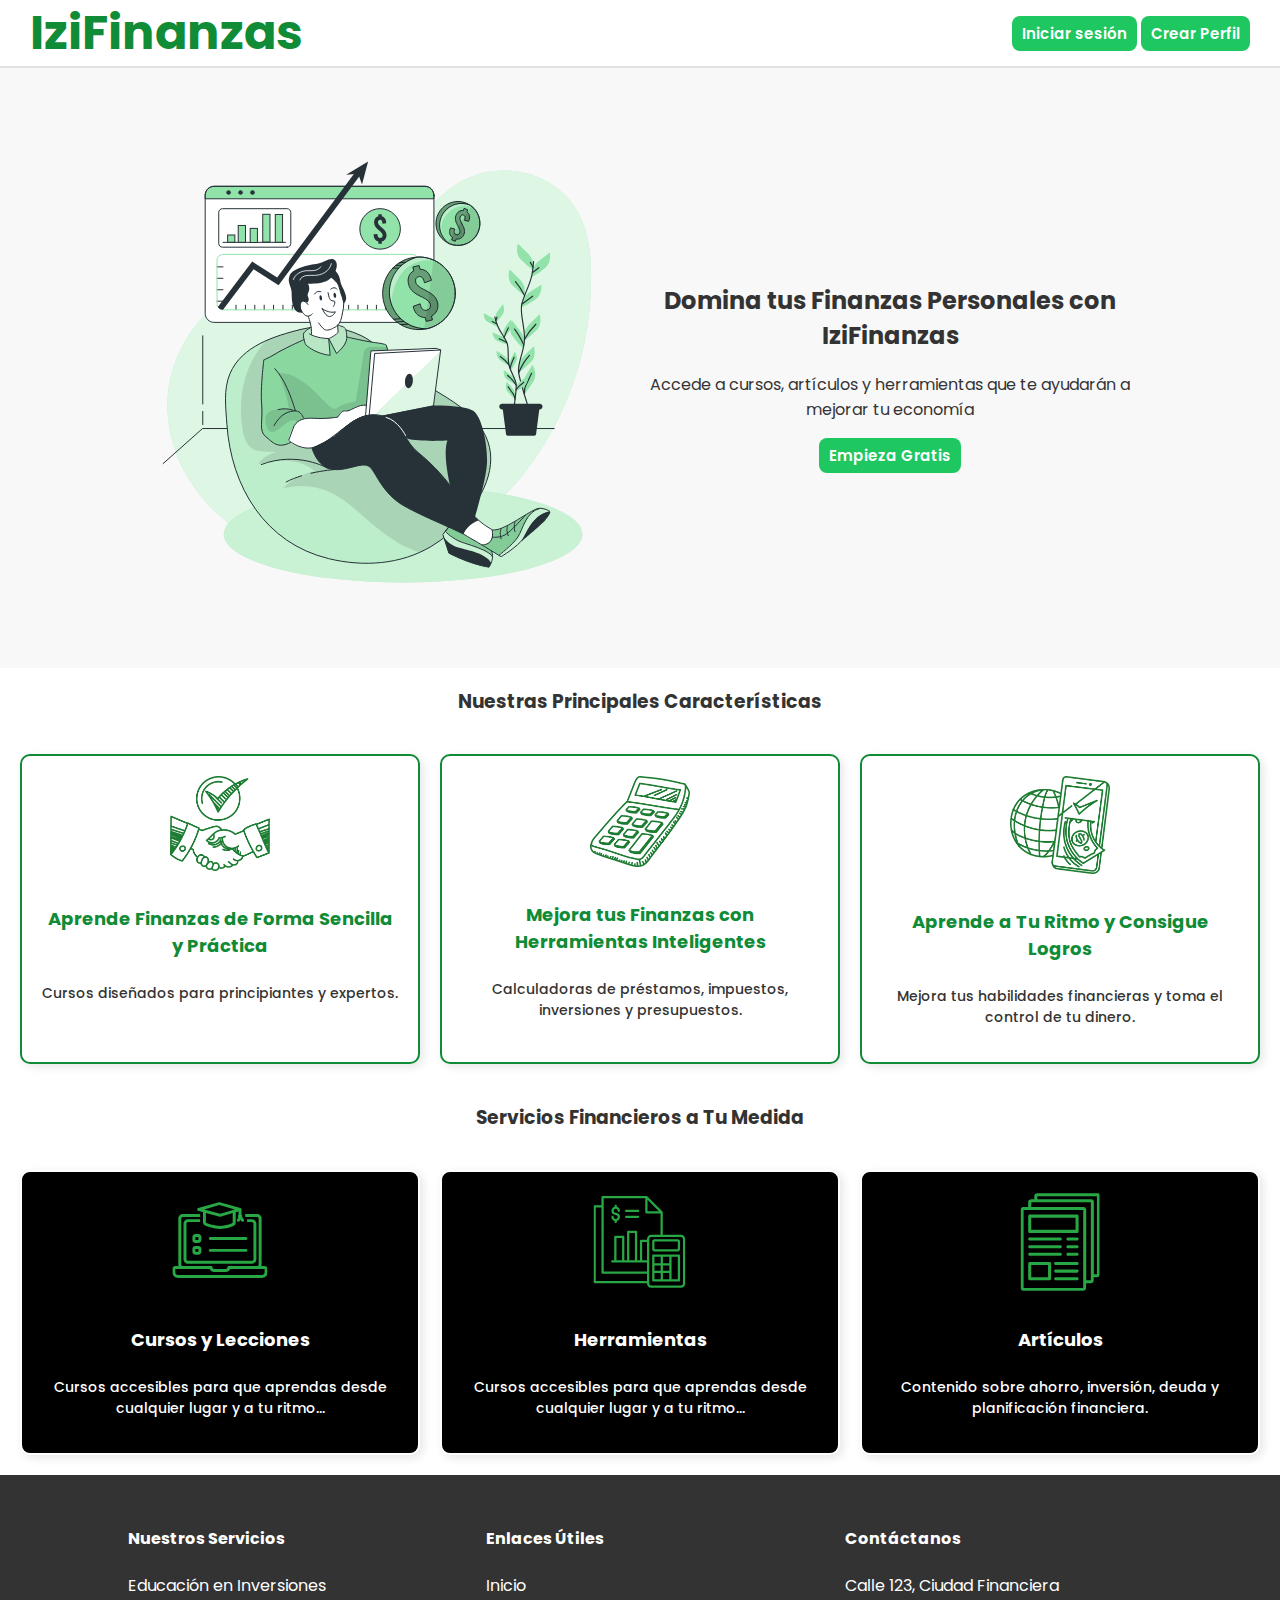
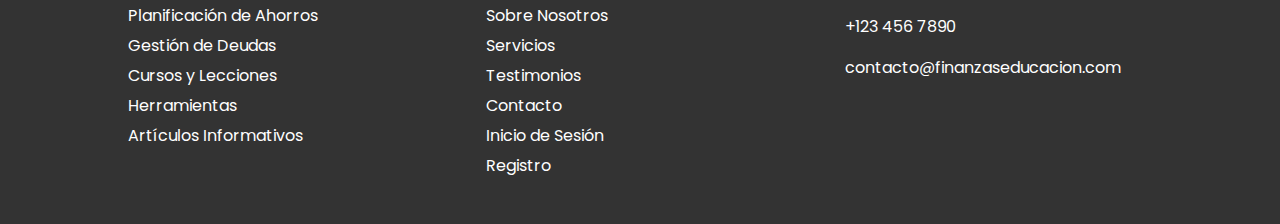
<file: index.html>
<!DOCTYPE html>
<html lang="es">
<head>
    <meta charset="UTF-8">
    <link href="https://fonts.googleapis.com/css2?family=Poppins:wght@300;400;600&display=swap" rel="stylesheet">
    <meta name="viewport" content="width=device-width, initial-scale=1.0">
    <title>IziFinanzas</title>
    <link rel="stylesheet" href="estiloss.css">
</head>
<body>
    <header>
        <div class="logo">
            <h1>      IziFinanzas</h1>
        </div>
        <nav>
            <button class="btn-iniciar" onclick="window.location.href='http://localhost/IziFinanzas/login.php';">Iniciar sesión</button>
            <button class="btn-perfil" onclick="window.location.href='http://localhost/IziFinanzas/eleccion_tipo_usuario.html';">Crear Perfil</button>        
        </nav>
    </header>
    <section class="hero">
        <div class="hero-content">
            <h2>Domina tus Finanzas Personales con <span class="highlight">IziFinanzas</span></h2>
            <p>Accede a cursos, artículos y herramientas que te ayudarán a mejorar tu economía</p>
            <a href="http://localhost/IziFinanzas/eleccion_tipo_usuario.html">
                <button class="btn-empieza">Empieza Gratis</button>
            </a>
        </div>
        <div class="hero-image">
            <img src="img/index1.svg" class="imagenprincipal">
        </div>
    </section>    
    <section class="caracteristicas">
        <h3 class="textocentrado">Nuestras Principales Características</h3>
        <div class="caracteristicas-container">
            <div class="card">
                <img src="img/manos.png" alt="Icono 1">
                <h4>Aprende Finanzas de Forma Sencilla y Práctica</h4>
                <p>Cursos diseñados para principiantes y expertos.</p>
            </div>
            <div class="card">
                <img src="img/calculadora.png">
                <h4>Mejora tus Finanzas con Herramientas Inteligentes</h4>
                <p>Calculadoras de préstamos, impuestos, inversiones y presupuestos.</p>
            </div>
            <div class="card">
                <img src="img/celular.png">
                <h4>Aprende a Tu Ritmo y Consigue Logros</h4>
                <p>Mejora tus habilidades financieras y toma el control de tu dinero.</p>
            </div>
        </div>
    </section>
    <section class="servicios">
        <h3 class="textocentrado">Servicios Financieros a Tu Medida</h3>
        <div class="servicios-container">
            <div class="servicio">
                <img src="img/cursos.svg">
                <h4>Cursos y Lecciones</h4>
                <p>Cursos accesibles para que aprendas desde cualquier lugar y a tu ritmo...</p>
            </div>
            <div class="servicio">
                <img src="img/herramientas.svg">
                <h4>Herramientas</h4>
                <p>Cursos accesibles para que aprendas desde cualquier lugar y a tu ritmo...</p>
            </div>
            <div class="servicio">
                <img src="img/articulos.svg">
                <h4>Artículos</h4>
                <p>Contenido sobre ahorro, inversión, deuda y planificación financiera.</p>
            </div>
    </section>
    <footer>
        <div class="footer-content">
            <div class="servicios-footer">
                <h4>Nuestros Servicios</h4>
                <ul>
                    <li>Educación en Inversiones</li>
                    <li>Planificación de Ahorros</li>
                    <li>Gestión de Deudas</li>
                    <li>Cursos y Lecciones</li>
                    <li>Herramientas</li>
                    <li>Artículos Informativos</li>
                </ul>
            </div>
            <div class="enlaces-footer">
                <h4>Enlaces Útiles</h4>
                <ul>
                    <li>Inicio</li>
                    <li>Sobre Nosotros</li>
                    <li>Servicios</li>
                    <li>Testimonios</li>
                    <li>Contacto</li>
                    <li>Inicio de Sesión</li>
                    <li>Registro</li>
                </ul>
            </div>
            <div class="contacto-footer">
                <h4>Contáctanos</h4>
                <p>Calle 123, Ciudad Financiera</p>
                <p>+123 456 7890</p>
                <p>contacto@finanzaseducacion.com</p>
            </div>
        </div>
    </footer>
</body>
</html>
</file>
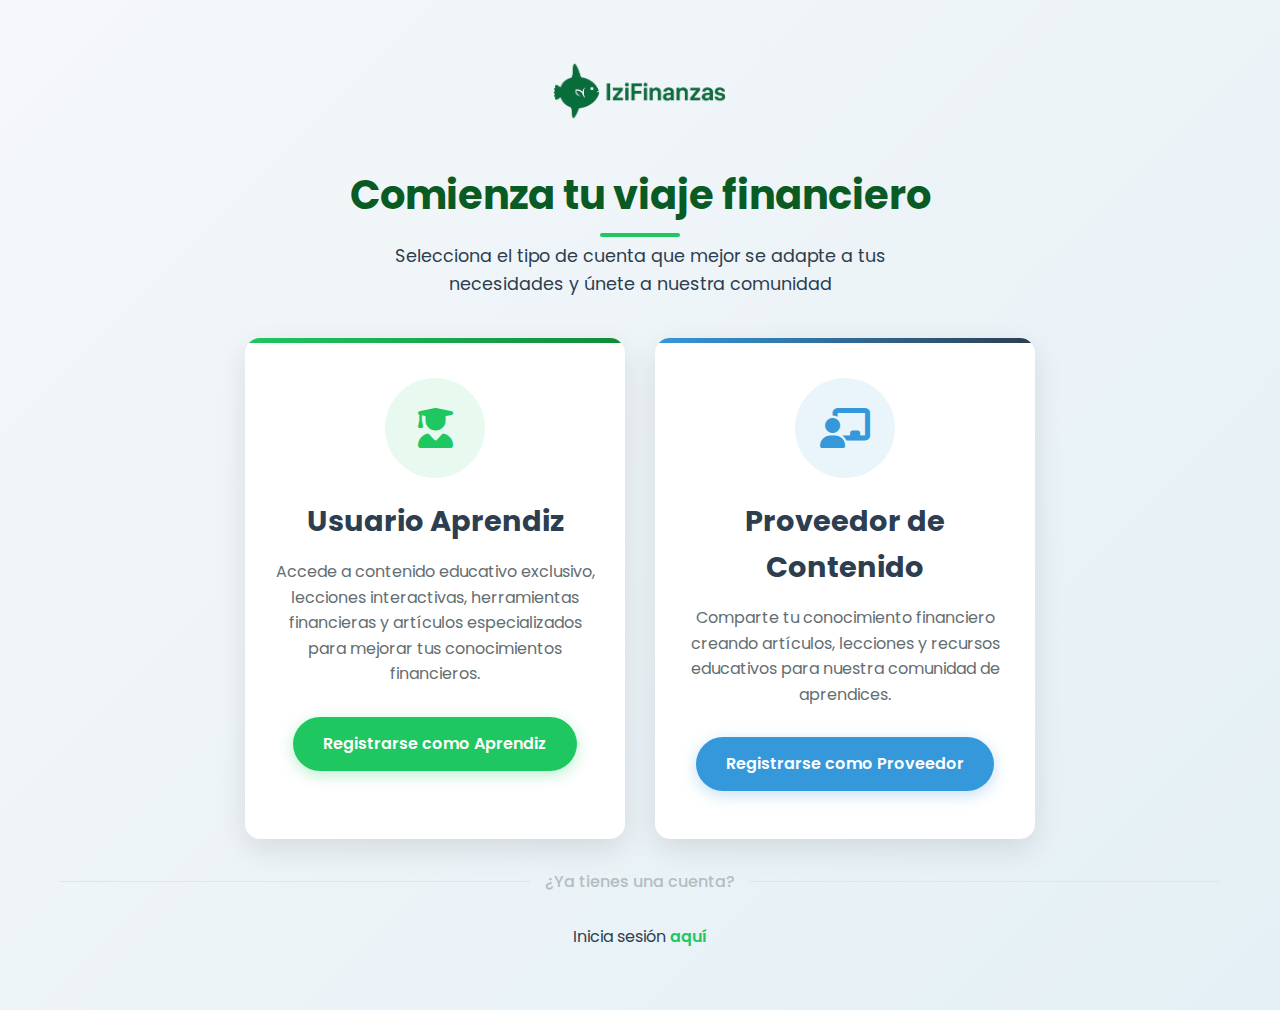
<file: eleccion_tipo_usuario.html>
<!DOCTYPE html>
<html lang="es">
<head>
    <meta charset="UTF-8">
    <meta name="viewport" content="width=device-width, initial-scale=1.0">
    <title>Selección de Registro | IziFinanzas</title>
    <link href="https://fonts.googleapis.com/css2?family=Poppins:wght@300;400;500;600;700&display=swap" rel="stylesheet">
    <link rel="stylesheet" href="https://cdnjs.cloudflare.com/ajax/libs/font-awesome/6.4.0/css/all.min.css">
    <style>
        :root {
            --primary-color: #108b36;
            --primary-light: #1ec75f;
            --primary-dark: #0a5a24;
            --secondary-color: #2c3e50;
            --light-gray: #f8f9fa;
            --white: #ffffff;
            --text-color: #2d3436;
            --shadow: 0 10px 30px rgba(0, 0, 0, 0.1);
            --transition: all 0.3s ease;
        }

        * {
            margin: 0;
            padding: 0;
            box-sizing: border-box;
        }

        body {
            font-family: 'Poppins', sans-serif;
            background: linear-gradient(135deg, #f5f7fa 0%, #e4f0f5 100%);
            color: var(--text-color);
            min-height: 100vh;
            display: flex;
            align-items: center;
            justify-content: center;
            padding: 20px;
            line-height: 1.6;
        }

        .container {
            width: 100%;
            max-width: 1200px;
            margin: 0 auto;
            padding: 40px 20px;
            text-align: center;
            animation: fadeIn 0.8s ease-out;
        }

        @keyframes fadeIn {
            from { opacity: 0; transform: translateY(20px); }
            to { opacity: 1; transform: translateY(0); }
        }

        .logo {
            margin-bottom: 20px;
        }

        .logo img {
            height: 60px;
            margin-bottom: 15px;
        }

        h1 {
            font-size: 2.5rem;
            margin-bottom: 15px;
            color: var(--primary-dark);
            font-weight: 700;
            position: relative;
            display: inline-block;
        }

        h1::after {
            content: '';
            position: absolute;
            bottom: -10px;
            left: 50%;
            transform: translateX(-50%);
            width: 80px;
            height: 4px;
            background: var(--primary-light);
            border-radius: 2px;
        }

        .subtitle {
            font-size: 1.1rem;
            color: var(--secondary-color);
            margin-bottom: 40px;
            max-width: 600px;
            margin-left: auto;
            margin-right: auto;
        }

        .options {
            display: flex;
            justify-content: center;
            gap: 30px;
            flex-wrap: wrap;
            margin-top: 30px;
        }

        .option-box {
            background: var(--white);
            border-radius: 15px;
            padding: 40px 30px;
            width: 100%;
            max-width: 380px;
            box-shadow: var(--shadow);
            text-align: center;
            transition: var(--transition);
            position: relative;
            overflow: hidden;
            z-index: 1;
        }

        .option-box:hover {
            transform: translateY(-10px);
            box-shadow: 0 15px 35px rgba(0, 0, 0, 0.15);
        }

        .option-box::before {
            content: '';
            position: absolute;
            top: 0;
            left: 0;
            width: 100%;
            height: 5px;
            background: var(--primary-light);
        }

        .option-box.user::before {
            background: linear-gradient(90deg, #1ec75f, #108b36);
        }

        .option-box.provider::before {
            background: linear-gradient(90deg, #3498db, #2c3e50);
        }

        .option-icon {
            width: 100px;
            height: 100px;
            margin: 0 auto 20px;
            display: flex;
            align-items: center;
            justify-content: center;
            background: rgba(30, 199, 95, 0.1);
            border-radius: 50%;
            color: var(--primary-light);
            font-size: 40px;
        }

        .option-box.provider .option-icon {
            background: rgba(52, 152, 219, 0.1);
            color: #3498db;
        }

        .option-box h2 {
            font-size: 1.8rem;
            margin-bottom: 15px;
            color: var(--secondary-color);
        }

        .option-box p {
            font-size: 1rem;
            color: #636e72;
            margin-bottom: 30px;
        }

        .btn {
            display: inline-block;
            background: var(--primary-light);
            color: var(--white);
            padding: 14px 30px;
            text-decoration: none;
            font-weight: 600;
            border-radius: 50px;
            transition: var(--transition);
            border: none;
            cursor: pointer;
            font-size: 1rem;
            box-shadow: 0 4px 15px rgba(30, 199, 95, 0.3);
            position: relative;
            overflow: hidden;
        }

        .btn:hover {
            background: var(--primary-dark);
            transform: translateY(-3px);
            box-shadow: 0 7px 20px rgba(30, 199, 95, 0.4);
        }

        .btn.provider {
            background: #3498db;
            box-shadow: 0 4px 15px rgba(52, 152, 219, 0.3);
        }

        .btn.provider:hover {
            background: #2980b9;
            box-shadow: 0 7px 20px rgba(52, 152, 219, 0.4);
        }

        .divider {
            display: flex;
            align-items: center;
            margin: 30px 0;
            color: #b2bec3;
            font-weight: 500;
        }

        .divider::before, .divider::after {
            content: '';
            flex: 1;
            border-bottom: 1px solid #dfe6e9;
        }

        .divider::before {
            margin-right: 15px;
        }

        .divider::after {
            margin-left: 15px;
        }

        .login-link {
            margin-top: 30px;
            color: var(--secondary-color);
        }

        .login-link a {
            color: var(--primary-light);
            text-decoration: none;
            font-weight: 600;
            transition: var(--transition);
        }

        .login-link a:hover {
            color: var(--primary-dark);
            text-decoration: underline;
        }

        @media (max-width: 768px) {
            .container {
                padding: 30px 15px;
            }
            
            h1 {
                font-size: 2rem;
            }
            
            .options {
                gap: 20px;
            }
            
            .option-box {
                padding: 30px 20px;
            }
        }

        @media (max-width: 480px) {
            h1 {
                font-size: 1.8rem;
            }
            
            .subtitle {
                font-size: 1rem;
            }
            
            .option-icon {
                width: 80px;
                height: 80px;
                font-size: 30px;
            }
            
            .option-box h2 {
                font-size: 1.5rem;
            }
            
            .btn {
                padding: 12px 25px;
                font-size: 0.9rem;
            }
        }
    </style>
</head>
<body>
    <div class="container">
        <div class="logo">
            <img src="img/iz.png" alt="IziFinanzas Logo">
        </div>
        <h1>Comienza tu viaje financiero</h1>
        <p class="subtitle">Selecciona el tipo de cuenta que mejor se adapte a tus necesidades y únete a nuestra comunidad</p>
        <div class="options">
            <!-- Opción de Registro como Usuario Aprendiz -->
            <div class="option-box user">
                <div class="option-icon">
                    <i class="fas fa-user-graduate"></i>
                </div>
                <h2>Usuario Aprendiz</h2>
                <p>Accede a contenido educativo exclusivo, lecciones interactivas, herramientas financieras y artículos especializados para mejorar tus conocimientos financieros.</p>
                <a href="http://localhost/IziFinanzas/registro.php" class="btn">Registrarse como Aprendiz</a>
            </div>

            <!-- Opción de Registro como Proveedor -->
            <div class="option-box provider">
                <div class="option-icon">
                    <i class="fas fa-chalkboard-teacher"></i>
                </div>
                <h2>Proveedor de Contenido</h2>
                <p>Comparte tu conocimiento financiero creando artículos, lecciones y recursos educativos para nuestra comunidad de aprendices.</p>
                <a href="registro_prov.php" class="btn provider">Registrarse como Proveedor</a>
            </div>
        </div>
        
        <div class="divider">¿Ya tienes una cuenta?</div>
        
        <p class="login-link">Inicia sesión <a href="login.php">aquí</a></p>
    </div>
</body>
</html>
</file>
<file: estiloss.css>
@import url('https://fonts.googleapis.com/css2?family=Poppins:wght@300;400;600;700&display=swap');

/* Estilos generales */
body {
    font-family: 'Poppins', sans-serif;
    margin: 0;
    padding: 0;
    background-color: #ffffff;
    color: #333;
}

/* Encabezado */
header {
    height: 50px;/* pa la altura */
    display: flex;
    justify-content: space-between;
    align-items: center;
    padding: 8px 30px;
    background-color: #ffffff;
    border-bottom: 2px solid #e0e0e0;
    
}

.logo {
    font-size: 24px;
    font-weight: 700;
    color: #108b36;
}

.nav-buttons button {
    padding: 10px 15px;
    border: none;
    border-radius: 5px;
    cursor: pointer;
    font-weight: 600;
    margin-left: 10px;
}

.nav-buttons .login {
    background-color: #1ec75f;
    color: white;
}

.nav-buttons .register {
    background-color: #333;
    color: white;
}

/* Hero Section */
.hero {
    display: flex;
    justify-content: space-between;
    align-items: center;
    padding: 50px 10%;
    background-color: #f8f8f8;
    flex-direction: row-reverse; /* Esto hace que la imagen esté a la izquierda */
    text-align: center; /* Centra el contenido dentro de .hero-content */

}

.hero-text h1 {
    font-size: 36px;
    color: #108b36;
}

.hero-text p {
    font-size: 18px;
    margin-top: 10px;
}

.hero-text .cta {
    display: inline-block;
    margin-top: 15px;
    padding: 10px 20px;
    background-color: #1ec75f;
    color: white;
    border-radius: 5px;
    text-decoration: none;
    font-weight: 600;
}
.imagenprincipal { /* la del archivo svg */
    width: 500px; /* Ajusta el ancho a tu necesidad */
    height: auto; /* Mantiene la proporción */
    display: block; /* Asegura que la imagen se muestre como bloque */
}


/* Sección de características */
.features {
    text-align: center;
    padding: 40px 10%;
}

.feature-boxes {
    display: flex;
    justify-content: center;
    gap: 20px;
}

.feature-box {
    width: 300px;
    padding: 20px;
    background: #ffffff;
    box-shadow: 0px 4px 10px rgba(0, 0, 0, 0.1);
    border-radius: 10px;
    text-align: center;
}

/* Sección de servicios */
.services {
    text-align: center;
    padding: 40px 10%;
}

.service-boxes {
    display: flex;
    justify-content: center;
    gap: 20px;
}

.service-box {
    width: 300px;
    padding: 20px;
    background: black;
    color: white;
    border-radius: 10px;
    text-align: center;
}

.textocentrado{
    text-align: center;
}

/* Pie de página */
footer {
    background-color: #333;
    color: white;
    padding: 30px 10%;
}

.footer-content {
    display: flex; /* Alinea los div en fila */
    justify-content: space-between; /* Espaciado uniforme */
    flex-wrap: wrap; /* Para que sea responsive */
}

.footer-content div {
    width: 30%; /* Hace que cada div ocupe aproximadamente un tercio del espacio */
}

.footer-content ul {
    list-style: none; /* Elimina los puntos de la lista */
    padding: 0;
}

.footer-content li {
    margin-bottom: 5px; /* Espaciado entre elementos de la lista */
}

/* Botón principal */
.btn-empieza,.btn-perfil, .btn-iniciar{
    background-color: #1ec75f; /* Color de fondo verde */
    color: white; /* Color de la fuente blanca */
    font-family: 'Poppins', sans-serif; /* Fuente Poppins */
    font-size: 15px; /* Tamaño de la fuente */
    font-weight: 600; /* Peso de la fuente */
    padding: 6px 10px; /* Espaciado interno (arriba, abajo, izquierda, derecha) */
    border-radius: 8px; /* Bordes redondeados */
    border: none; /* Sin borde */
    cursor: pointer; /* Cambia el cursor al pasar el ratón */
    transition: all 0.3s ease; /* Animación de transición para el hover */
    text-decoration: none; /* Eliminar el subrayado si es un enlace */
}

/* Efecto hover */
.btn-empieza:hover, .btn-perfil:hover, .btn-iniciar:hover{
    background-color: #0e9d3e; /* Cambio de color cuando el ratón pasa por encima */
    transform: scale(1.05); /* Un pequeño efecto de escalado */
}

.caracteristicas-container {
    display: flex; /* Alinea las tarjetas en fila */
    justify-content: space-between; /* Espaciado uniforme */
    gap: 20px; /* Espaciado entre tarjetas */
    padding: 20px; /* Espacio alrededor del contenedor */
}

.card {
    background-color: white; /* Fondo blanco */
    border: 2px solid #108b36; /* Borde verde */
    border-radius: 10px; /* Bordes redondeados */
    padding: 20px; /* Espaciado interno */
    text-align: center; /* Alinea el contenido */
    width: 30%; /* Ajusta el ancho de cada tarjeta */
    box-shadow: 3px 3px 10px rgba(0, 0, 0, 0.1); /* Sombra ligera */
    display: flex;
    flex-direction: column;
    align-items: center;
}

.card img {
    width: 100px; /* Tamaño del icono */
    height: auto;
    margin-bottom: 10px; /* Espaciado debajo del icono */
}

.card h4 {
    color: #108b36; /* Color verde */
    font-size: 18px;
    margin-bottom: 10px;
}

.card p {
    font-size: 14px;
    color: #333;
    font-weight: 500;
}

.servicios-container {
    display: flex; /* Alinea las tarjetas en fila */
    justify-content: space-between; /* Espaciado uniforme */
    gap: 20px; /* Espaciado entre tarjetas */
    padding: 20px; /* Espacio alrededor del contenedor */
}
.servicio {
    background-color: rgb(0, 0, 0); /* Fondo blanco */
    border: 2px solid #ffffff; /* Borde verde */
    border-radius: 10px; /* Bordes redondeados */
    padding: 20px; /* Espaciado interno */
    text-align: center; /* Alinea el contenido */
    width: 30%; /* Ajusta el ancho de cada tarjeta */
    box-shadow: 3px 3px 10px rgba(0, 0, 0, 0.1); /* Sombra ligera */
    display: flex;
    flex-direction: column;
    align-items: center;
}

.servicio img {
    width: 100px; /* Tamaño del icono */
    height: auto;
    margin-bottom: 10px; /* Espaciado debajo del icono */
}

.servicio h4 {
    color: #ffffff; 
    font-size: 18px;
    margin-bottom: 10px;
}

.servicio p {
    font-size: 14px;
    color: #ffffff;
    font-weight: 500;
}
</file>
